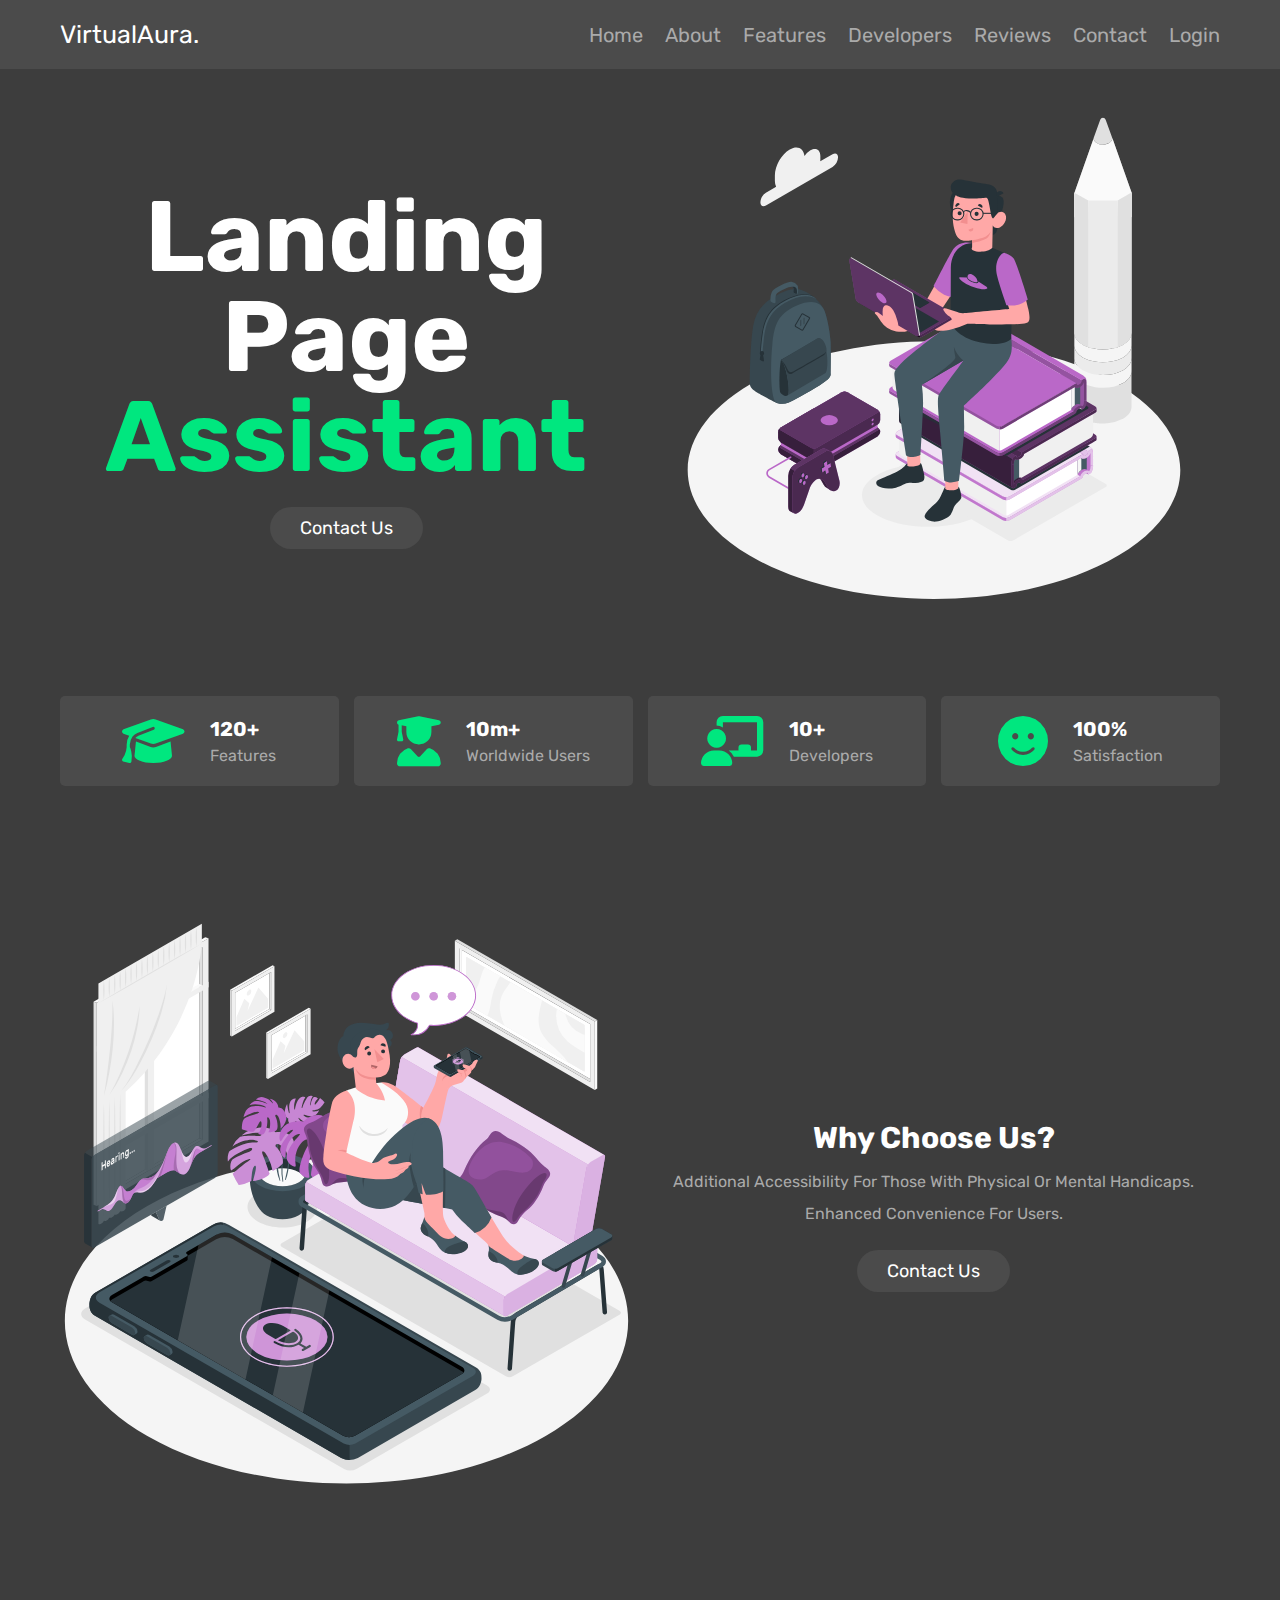
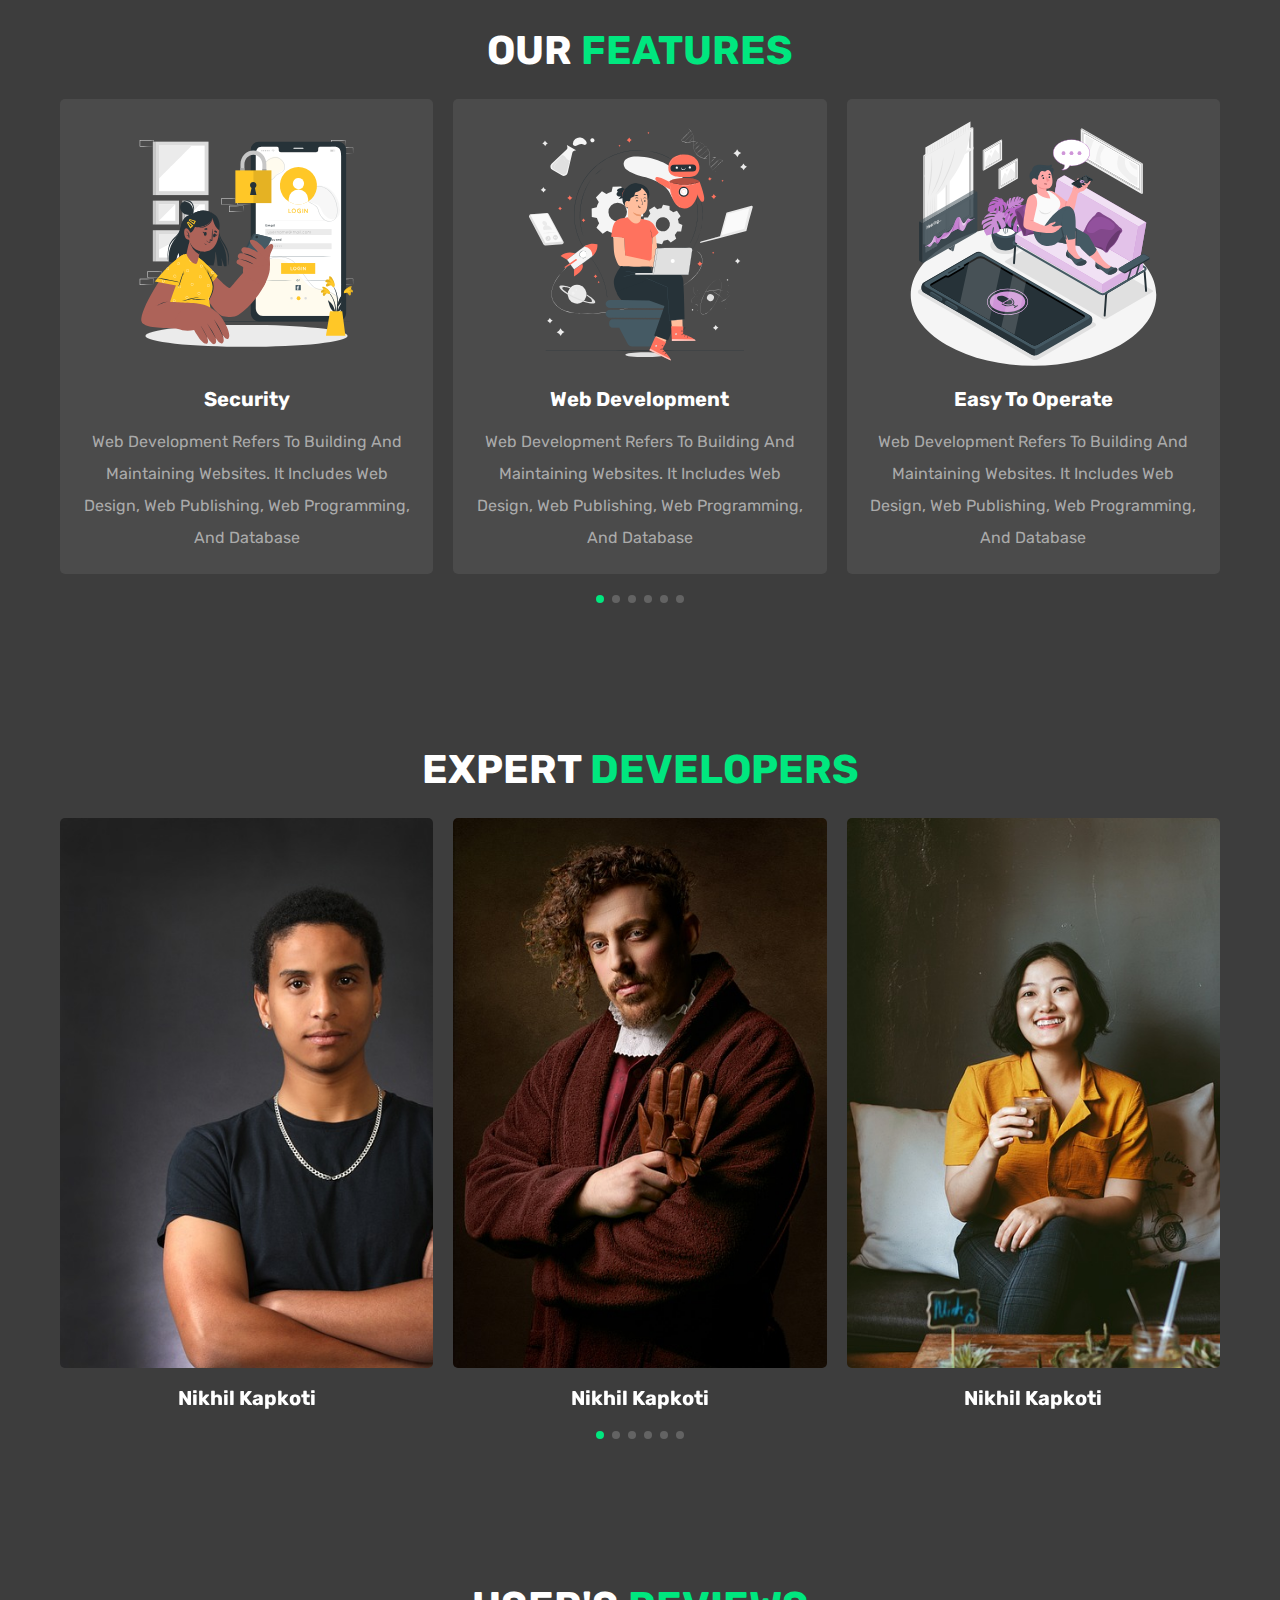
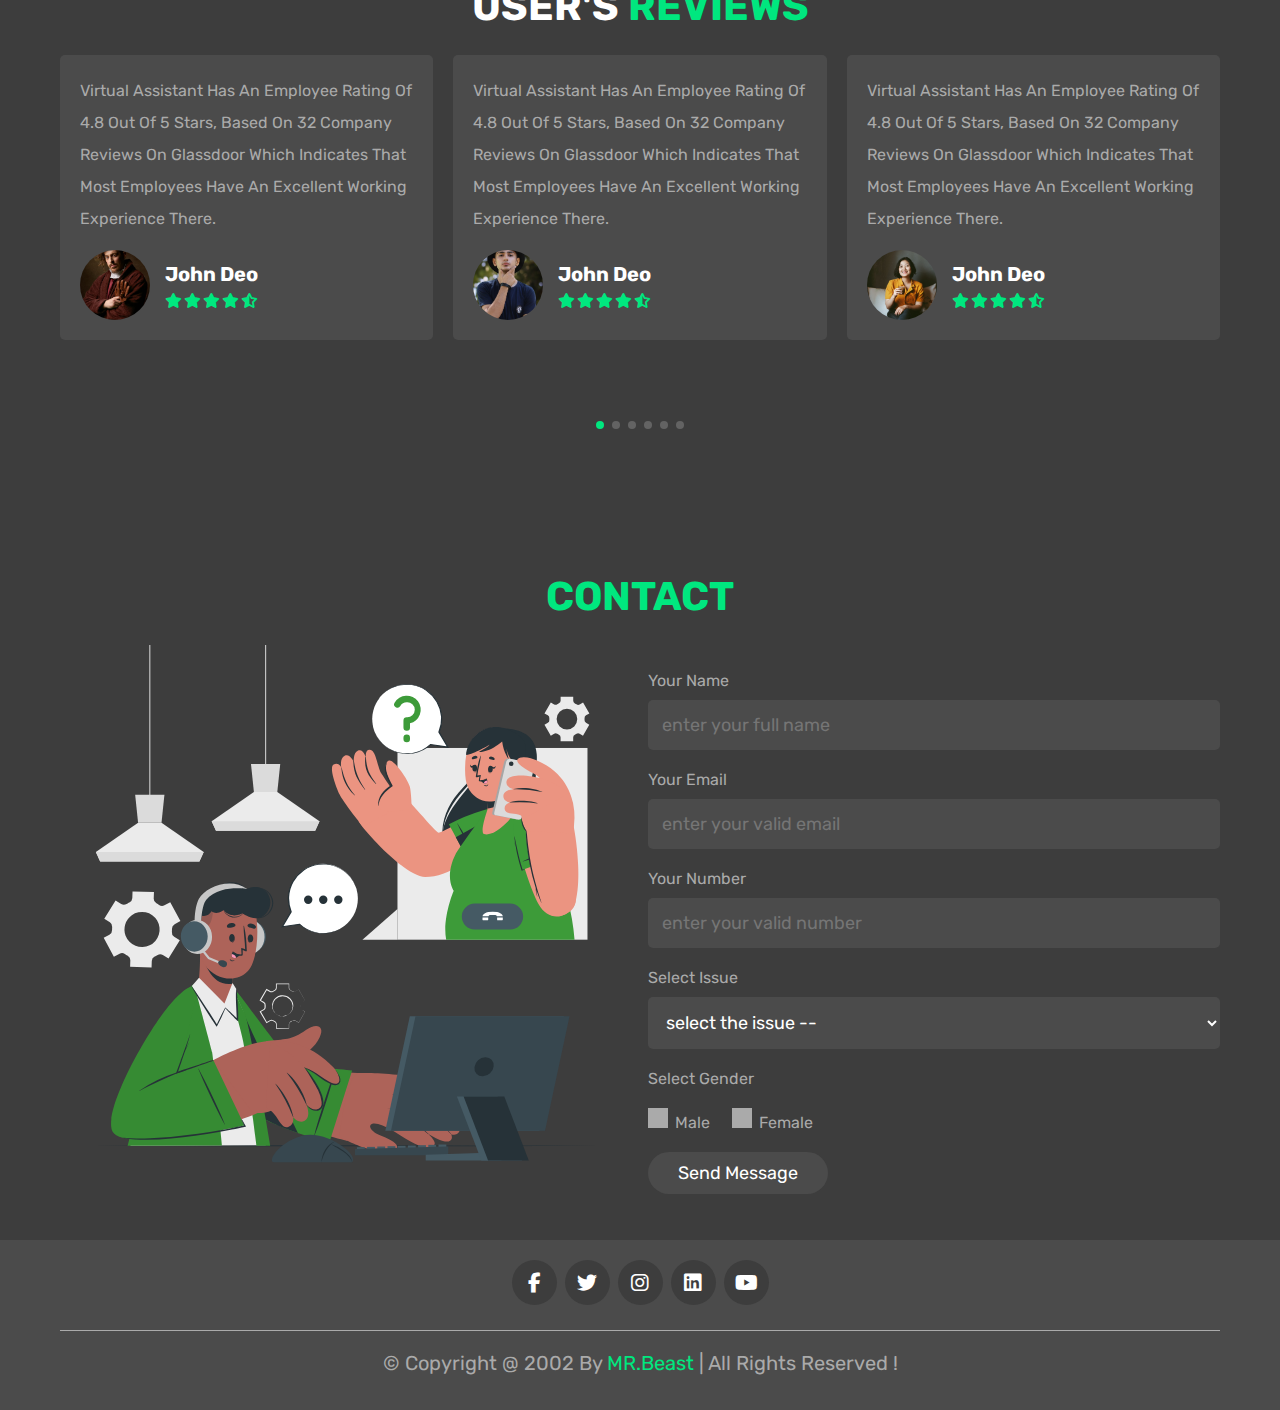
<file: index.html>
<!DOCTYPE html>
<html lang="en">
    <head>
        <meta charset="UTF-8">
        <meta http-equiv="X-UA-compatible" content="IE=edge">
        <meta name="viewport" content="width=device-width, initial-scale=1.0">
        <title> voice assist </title>

        <link  rel="stylesheet"  href="https://cdn.jsdelivr.net/npm/swiper@11/swiper-bundle.min.css"/>

        <link rel="stylesheet" href="https://cdn.jsdelivr.net/npm/swiper@11/swiper-bundle.min.css">

        <link rel="stylesheet" href="https://cdnjs.cloudflare.com/ajax/libs/font-awesome/6.5.2/css/all.min.css">

        <link rel="stylesheet" href="homea.css">

    </head>
    <body>
        <header class="header">
            <section class="flex">
                <a href="#home" class="logo">VirtualAura.</a>
                <nav class="navbar">
                    <a href="#home">home</a>
                    <a href="#about">about</a>
                    <a href="#features">features</a>
                    <a href="#developers">developers</a>
                    <a href="#reviews">reviews</a>
                    <a href="#contact">contact</a>
                    <a href="login.html">Login</a>
                </nav>
                <div id="menu-btn" class="fas fa-bars"></div>
            </section>

        </header>


        <section class="home" id="home">
            <div class="row">
                <div class="content">
                    <h3> Landing Page <span>assistant</span></h3>
                    <a href="#contact" class="btn">contact us</a>
                </div>
                <div class="image">
                    <img src="Nerd-amico.svg" alt="">
                </div>
            </div>
        </section>

        <section class="count">
            <div class="box-container">

                <div class="box">
                    <i class="fas fa-graduation-cap"> </i>
                        <div class="content">
                            <h3>120+</h3>
                            <p>features</p>
                        </div>
                </div>
                
                <div class="box">
                    <i class="fas fa-user-graduate"> </i>
                        <div class="content">
                            <h3>10m+</h3>
                            <p>worldwide users</p>
                        </div>
                </div>

                <div class="box">
                    <i class="fas fa-chalkboard-user"> </i>
                        <div class="content">
                            <h3>10+</h3>
                            <p>developers</p>
                        </div>
                </div>

                <div class="box">
                    <i class="fas fa-face-smile"> </i>
                        <div class="content">
                            <h3>100%</h3>
                            <p>satisfaction</p>
                        </div>
                </div>
            </div>
        </section>


        

        <section class="about" id="about">
            <div class="row">
                <div class="image">
                    <img src="Voice assistant-amico.svg" alt="">
                </div>
                <div class="content">
                    <h3> Why choose us?</h3>
                    <p>Additional accessibility for those with physical or mental handicaps.
                        Enhanced convenience for users.</p>
                        <a href="#contact" class="btn">contact us</a>
                </div>
            </div>
        </section>

        <section class="features" id="features">
            <h1 class="heading">Our <span>features</span></h1>

            <div class="swiper course-slider">

                <div class="swiper-wrapper">

                 <div class="swiper-slide slide">
                    <img src="Login-cuate.svg" alt="">
                    <h3>security</h3>
                    <p>Web development refers to building and maintaining websites. It includes web design, web publishing, web programming, and database</p>
                 </div>   
                 <div class="swiper-slide slide">
                    <img src="Innovation-pana.svg" alt="">
                    <h3>web development</h3>
                    <p>Web development refers to building and maintaining websites. It includes web design, web publishing, web programming, and database</p>
                 </div>   
                 <div class="swiper-slide slide">
                    <img src="Voice assistant-amico.svg" alt="">
                    <h3>Easy to operate</h3>
                    <p>Web development refers to building and maintaining websites. It includes web design, web publishing, web programming, and database</p>
                 </div>   
                 <div class="swiper-slide slide">
                    <img src="Voice assistant-bro.svg" alt="">
                    <h3>fast response</h3>
                    <p>Web development refers to building and maintaining websites. It includes web design, web publishing, web programming, and database</p>
                 </div> 
                 <div class="swiper-slide slide">
                    <img src="Voice assistant-pana.svg" alt="">
                    <h3>operate by voice</h3>
                    <p>Web development refers to building and maintaining websites. It includes web design, web publishing, web programming, and database</p>
                 </div>  
                 <div class="swiper-slide slide">
                    <img src="Voice assistant-rafiki.svg" alt="">
                    <h3>web development</h3>
                    <p>Web development refers to building and maintaining websites. It includes web design, web publishing, web programming, and database</p>
                 </div>      
                </div>
                <div class="swiper-pagination"></div>
            </div>
        </section>


        <section class="developers" id="developers">

            <h1 class="heading">Expert <span>developers</span></h1>

            <div class="swiper developers-slider">

                <div class="swiper-wrapper">

                    <div class="swiper-slide slide">
                        <img src="man-1613566_640.jpg" alt="">
                        <div class="share">
                            <a href="#" class="fab fa-facebook-f"></a>
                            <a href="#" class="fab fa-twitter"></a>
                            <a href="#" class="fab fa-instagram"></a>
                            <a href="#" class="fab fa-linkedin"></a>
                        </div>
                        <h3>Nikhil Kapkoti</h3>
                    </div>
                    <div class="swiper-slide slide">
                        <img src="man-4123268_640.jpg" alt="">
                        <div class="share">
                            <a href="#" class="fab fa-facebook-f"></a>
                            <a href="#" class="fab fa-twitter"></a>
                            <a href="#" class="fab fa-instagram"></a>
                            <a href="#" class="fab fa-linkedin"></a>
                        </div>
                        <h3>Nikhil Kapkoti</h3>
                    </div>
                    <div class="swiper-slide slide">
                        <img src="woman-5775938_640.jpg" alt="">
                        <div class="share">
                            <a href="#" class="fab fa-facebook-f"></a>
                            <a href="#" class="fab fa-twitter"></a>
                            <a href="#" class="fab fa-instagram"></a>
                            <a href="#" class="fab fa-linkedin"></a>
                        </div>
                        <h3>Nikhil Kapkoti</h3>
                    </div>
                    <div class="swiper-slide slide">
                        <img src="woman-4390055_640.jpg" alt="">
                        <div class="share">
                            <a href="#" class="fab fa-facebook-f"></a>
                            <a href="#" class="fab fa-twitter"></a>
                            <a href="#" class="fab fa-instagram"></a>
                            <a href="#" class="fab fa-linkedin"></a>
                        </div>
                        <h3>Nikhil Kapkoti</h3>
                    </div>
                    <div class="swiper-slide slide">
                        <img src="man-5653200_640.jpg" alt="">
                        <div class="share">
                            <a href="#" class="fab fa-facebook-f"></a>
                            <a href="#" class="fab fa-twitter"></a>
                            <a href="#" class="fab fa-instagram"></a>
                            <a href="#" class="fab fa-linkedin"></a>
                        </div>
                        <h3>Nikhil Kapkoti</h3>
                    </div>
                    <div class="swiper-slide slide">
                        <img src="model-5561420_640.jpg" alt="">
                        <div class="share">
                            <a href="#" class="fab fa-facebook-f"></a>
                            <a href="#" class="fab fa-twitter"></a>
                            <a href="#" class="fab fa-instagram"></a>
                            <a href="#" class="fab fa-linkedin"></a>
                        </div>
                        <h3>Nikhil Kapkoti</h3>
                    </div>
                </div>
                <div class="swiper-pagination"></div>

            </div>

        </section>

        <section class="reviews" id="reviews">

            <h1 class="heading"> user's <span>reviews</span></h1>

            <div class="swiper reviews-slider">

                <div class="swiper-wrapper">

                    <div class="swiper-slide slide">
                        <p>Virtual Assistant has an employee rating of 4.8 out of 5 stars, based on 32 company reviews on Glassdoor which indicates that most employees have an excellent working experience there.</p>
                        <div class="user">
                            <img src="man-4123268_640.jpg" alt="">
                            <div class="use-info">
                                <h3>john deo</h3>
                                <div class="stars">
                                <i class="fas fa-star"></i>
                                <i class="fas fa-star"></i>
                                <i class="fas fa-star"></i>
                                <i class="fas fa-star"></i>
                                <i class="fas fa-star-half-alt"></i>
                            </div>
                        </div>
                    </div>
                    </div>
                    <div class="swiper-slide slide">
                        <p>Virtual Assistant has an employee rating of 4.8 out of 5 stars, based on 32 company reviews on Glassdoor which indicates that most employees have an excellent working experience there.</p>
                        <div class="user">
                            <img src="model-5561420_640.jpg" alt="">
                            <div class="use-info">
                                <h3>john deo</h3>
                                <div class="stars">
                                <i class="fas fa-star"></i>
                                <i class="fas fa-star"></i>
                                <i class="fas fa-star"></i>
                                <i class="fas fa-star"></i>
                                <i class="fas fa-star-half-alt"></i>
                            </div>
                        </div>
                    </div>
                    </div>
                    <div class="swiper-slide slide">
                        <p>Virtual Assistant has an employee rating of 4.8 out of 5 stars, based on 32 company reviews on Glassdoor which indicates that most employees have an excellent working experience there.</p>
                        <div class="user">
                            <img src="woman-5775938_640.jpg" alt="">
                            <div class="use-info">
                                <h3>john deo</h3>
                                <div class="stars">
                                <i class="fas fa-star"></i>
                                <i class="fas fa-star"></i>
                                <i class="fas fa-star"></i>
                                <i class="fas fa-star"></i>
                                <i class="fas fa-star-half-alt"></i>
                            </div>
                        </div>
                    </div>
                    </div>
                    <div class="swiper-slide slide">
                        <p>Virtual Assistant has an employee rating of 4.8 out of 5 stars, based on 32 company reviews on Glassdoor which indicates that most employees have an excellent working experience there.</p>
                        <div class="user">
                            <img src="man-1613566_640.jpg" alt="">
                            <div class="use-info">
                                <h3>john deo</h3>
                                <div class="stars">
                                <i class="fas fa-star"></i>
                                <i class="fas fa-star"></i>
                                <i class="fas fa-star"></i>
                                <i class="fas fa-star"></i>
                                <i class="fas fa-star-half-alt"></i>
                            </div>
                        </div>
                    </div>
                    </div>
                    <div class="swiper-slide slide">
                        <p>Virtual Assistant has an employee rating of 4.8 out of 5 stars, based on 32 company reviews on Glassdoor which indicates that most employees have an excellent working experience there.</p>
                        <div class="user">
                            <img src="woman-4390055_640.jpg" alt="">
                            <div class="use-info">
                                <h3>john deo</h3>
                                <div class="stars">
                                <i class="fas fa-star"></i>
                                <i class="fas fa-star"></i>
                                <i class="fas fa-star"></i>
                                <i class="fas fa-star"></i>
                                <i class="fas fa-star-half-alt"></i>
                            </div>
                        </div>
                    </div>
                    </div>
                    <div class="swiper-slide slide">
                        <p>Virtual Assistant has an employee rating of 4.8 out of 5 stars, based on 32 company reviews on Glassdoor which indicates that most employees have an excellent working experience there.</p>
                        <div class="user">
                            <img src="man-1613566_640.jpg" alt="">
                            <div class="use-info">
                                <h3>john deo</h3>
                                <div class="stars">
                                <i class="fas fa-star"></i>
                                <i class="fas fa-star"></i>
                                <i class="fas fa-star"></i>
                                <i class="fas fa-star"></i>
                                <i class="fas fa-star-half-alt"></i>
                            </div>
                        </div>
                    </div>
                    </div>

                </div>

                <div class="swiper-pagination"></div>

            </div>

        </section>
          
        <section class="contact" id="contact">

            <h1 class="heading"><span>contact</span></h1>

            <div class="row">

                <div class="image">
                    <img src="Call center-cuate.svg" alt="">
                </div>
                <form action="" method="post">
                    <span>your name</span>
                    <input type="text" required placeholder="enter your full name" maxlength="50"
                     name="name" class="box">
                    <span>your email</span>
                    <input type="email" required placeholder="enter your valid email" maxlength="50"
                     name="email" class="box">
                    <span>your number</span>
                <input type="number" required placeholder="enter your valid number" max="9999999999" 
                     min="0" name="number" class="box" onkeypress="if(this.value.length == 10) return false;">
                <span>select issue</span>
                <select name="issue" class="box" required>
                    <option value="" disabled selected> select the issue --</option>
                    <option value="network issue">network issue</option>
                    <option value="site issue">site issue</option>
                    <option value="system issue">system issue</option>  
                    <option value="login issue">login issue</option>
                    <option value="recognized issue">recognized issue</option>
                    <option value="data issue">data issue</option>
                    <option value="speed issue">speed issue</option>
                    <option value="connectivity issue">connectivity issue</option>
                </select>
                <span> select gender </span>
                <div class="radio">
                    <input type="radio" name="gender" value="male" id="male">
                    <label for="male">male</label>
                    <input type="radio" name="gender" value="female" id="female">
                    <label for="female">female</label>
                </div>
                <input type="submit" value="send message" class="btn" name="send">
            </form>
            </div>
        </section>



        <footer class="footer">
            <section>
                <div class="share">
                    <a href="#" class="fab fa-facebook-f"></a>
                    <a href="#" class="fab fa-twitter"></a>
                    <a href="#" class="fab fa-instagram"></a>
                    <a href="#" class="fab fa-linkedin"></a>
                    <a href="#" class="fab fa-youtube"></a>
                </div>
                <div class="credit">&copy; copyright @ 2002 by <span>MR.Beast</span> | all rights reserved !</div>
            </section>
        </footer>




<script src="https://cdn.jsdelivr.net/npm/swiper@11/swiper-bundle.min.js"></script>
        <script src="script.js"></script>
    </body>
</html>
</file>
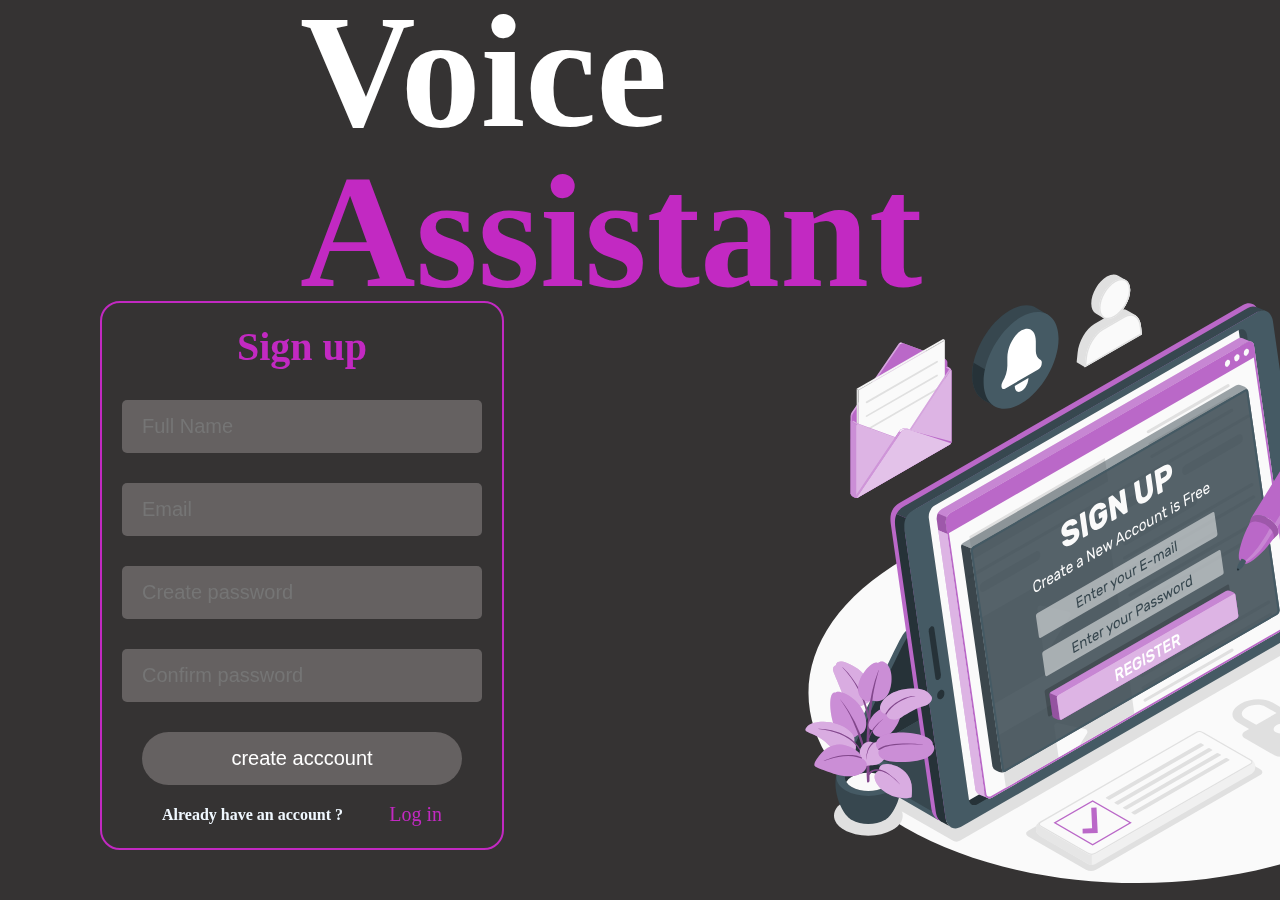
<file: createn.html>
<!DOCTYPE html>
<html>
    <head>
        <title> employees portal </title>
        <link rel="stylesheet" href="creta.css">
    <style>

    </style>
    </head>
    <body>    
        <h3 style=" position: absolute;top:-168px; left:300px;">Voice <span>Assistant</span></h3> 
        
        <div class="Create">
            <h2> Sign up </h2>
            <div class="inputBox">
                <input type="text" placeholder="Full Name">
            </div>
            <div class="inputBox">
                <input type="text" placeholder="Email">
            </div>
            <div class="inputBox">
                <input type="password" placeholder="Create password">
            </div>
            <div class="inputBox">
                <input type="password" placeholder="Confirm password">
            </div>
            <div class="signup">
               <a href="login.html"> <input type="submit" value="create acccount" id="btn"></a>
            </div>
            <div class="group">
               <h4>Already have an account ?</h4> 
                <a href="login.html"> Log in </a>
            </div>
        </div>
        <div class="image">
            <img src="Sign up-amico.svg" alt="">
        </div>
 
        
    </body>
</html>
</file>
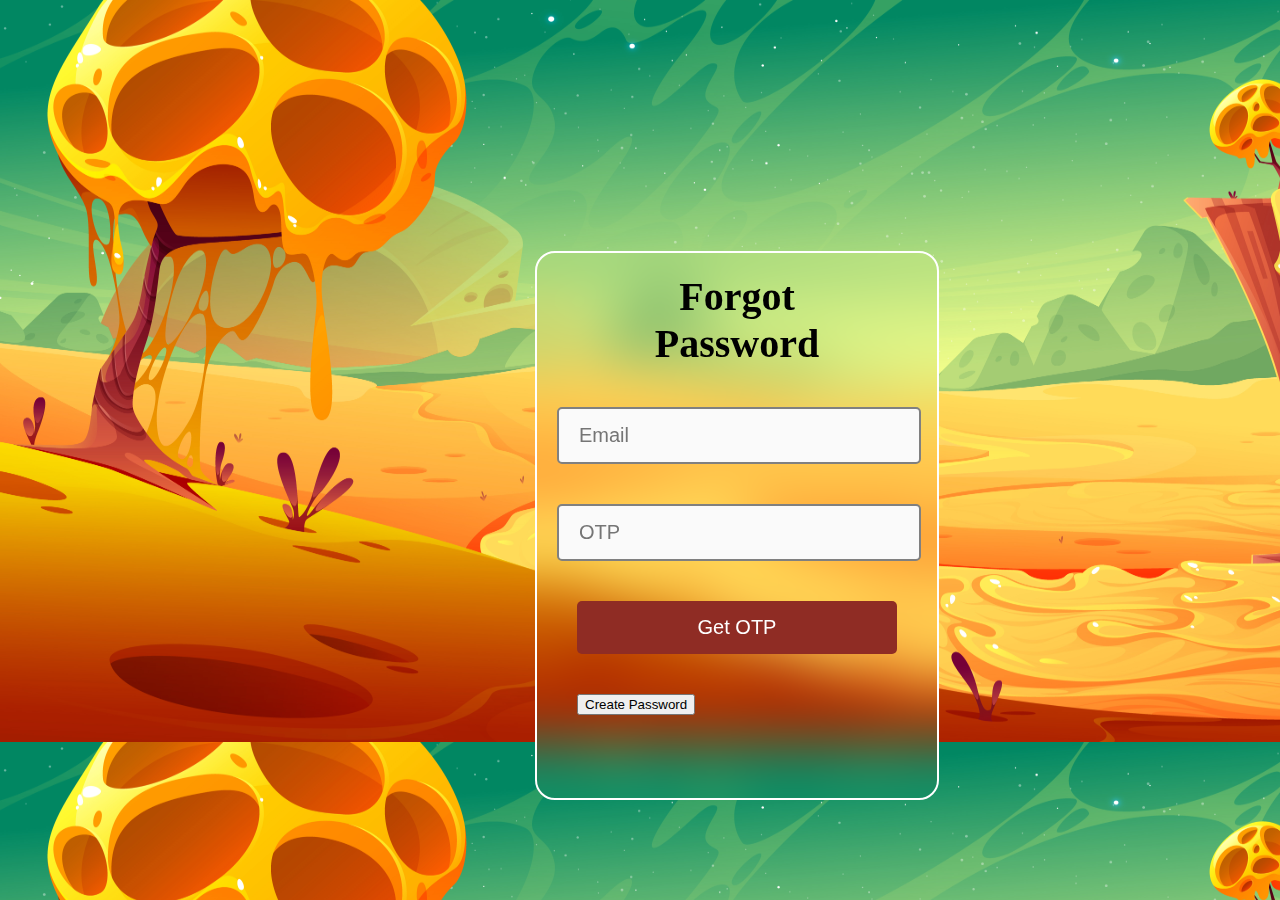
<file: forgot.html>
<!DOCTYPE html>
<html>
    <head>
        <title> employees portal </title>
        <link rel="stylesheet" href="frogt.css">
    <style>

    </style>
    </head>
    <body style="background-image: url(fort.jpg); background-size: 1500px 742px;" >    
        
        <div class="Create">
            <h2> Forgot Password </h2>
            <div class="inputBox">
                <input type="text" placeholder="Email">
            </div>
            <div class="inputBox">
                <input type="text" placeholder="OTP">
            </div>
            <div class="signup">
                <input type="submit" value="Get OTP" id="btn">
            </div>
            <div class="signup">
                <button onclick="window.location.href = 'newpass.html';">Create Password</button>
            </div>
            
            
        </div>
 
        
    </body>
</html>
</file>
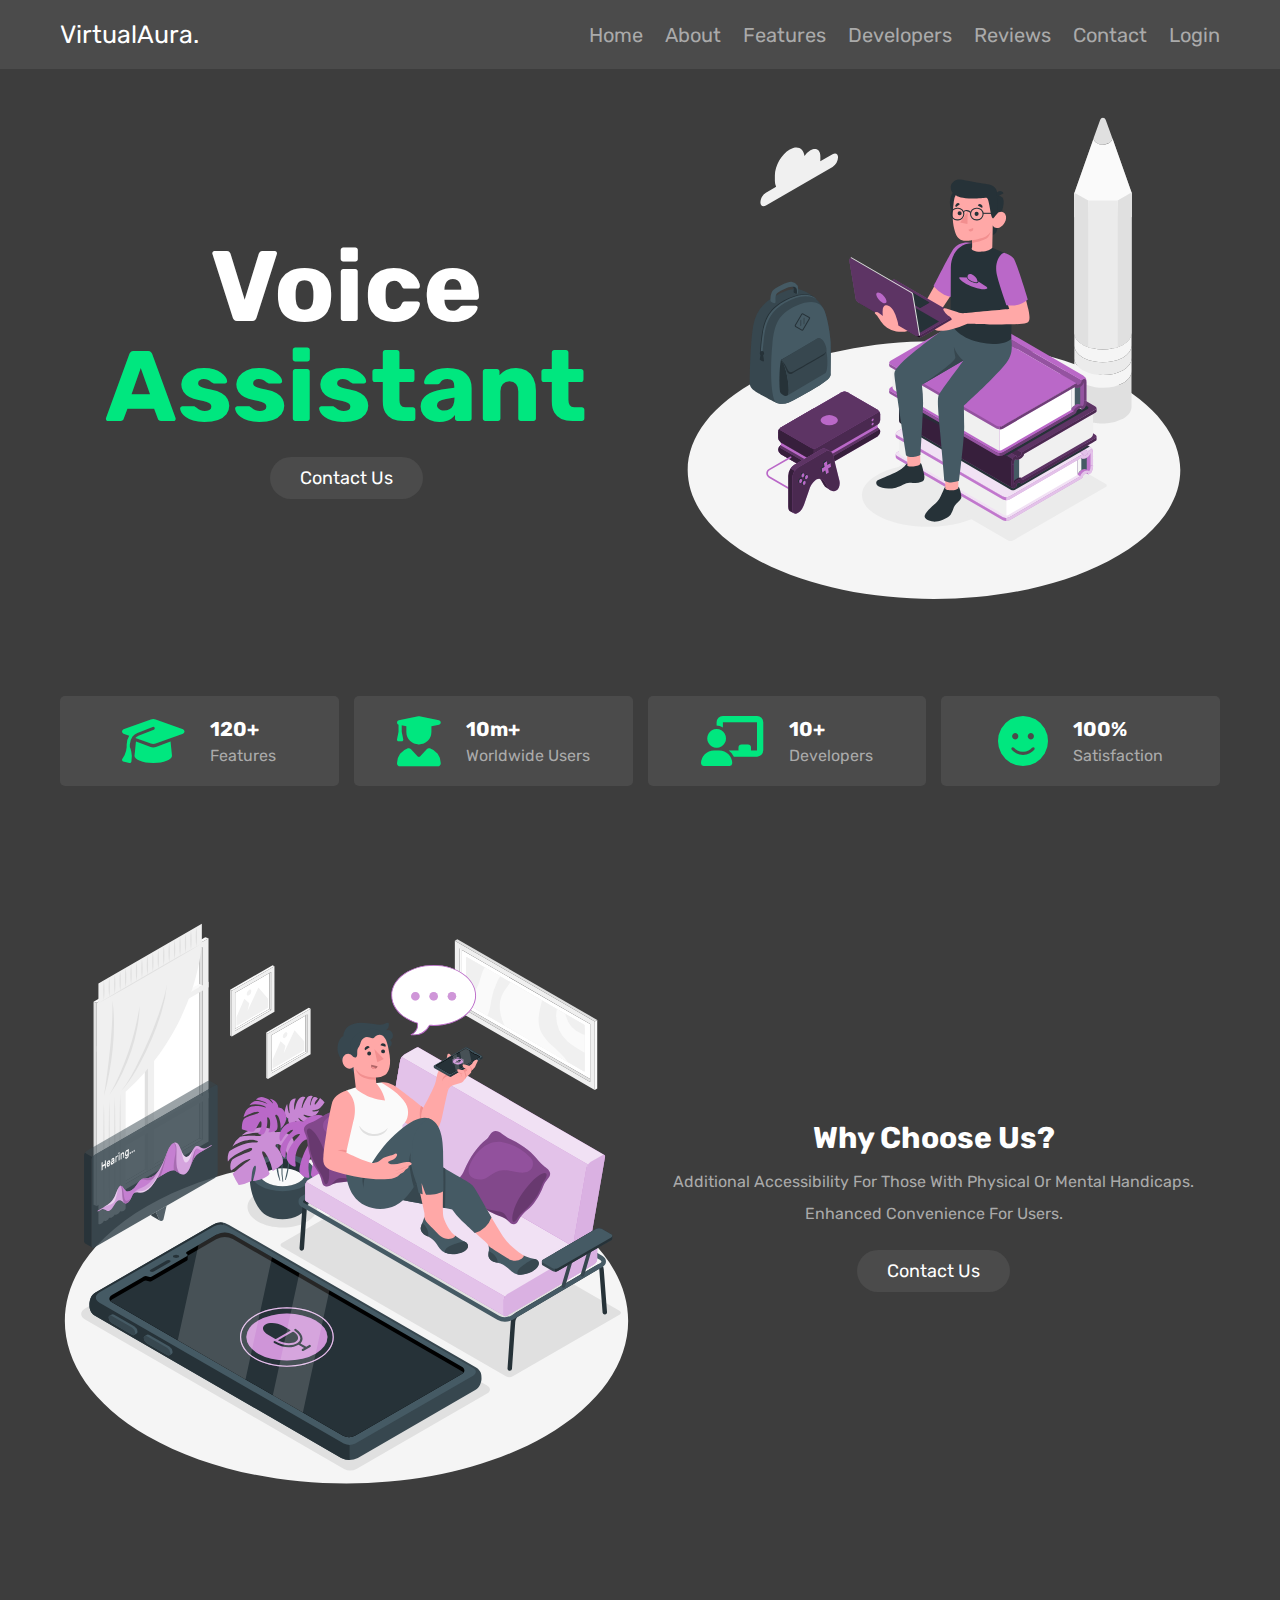
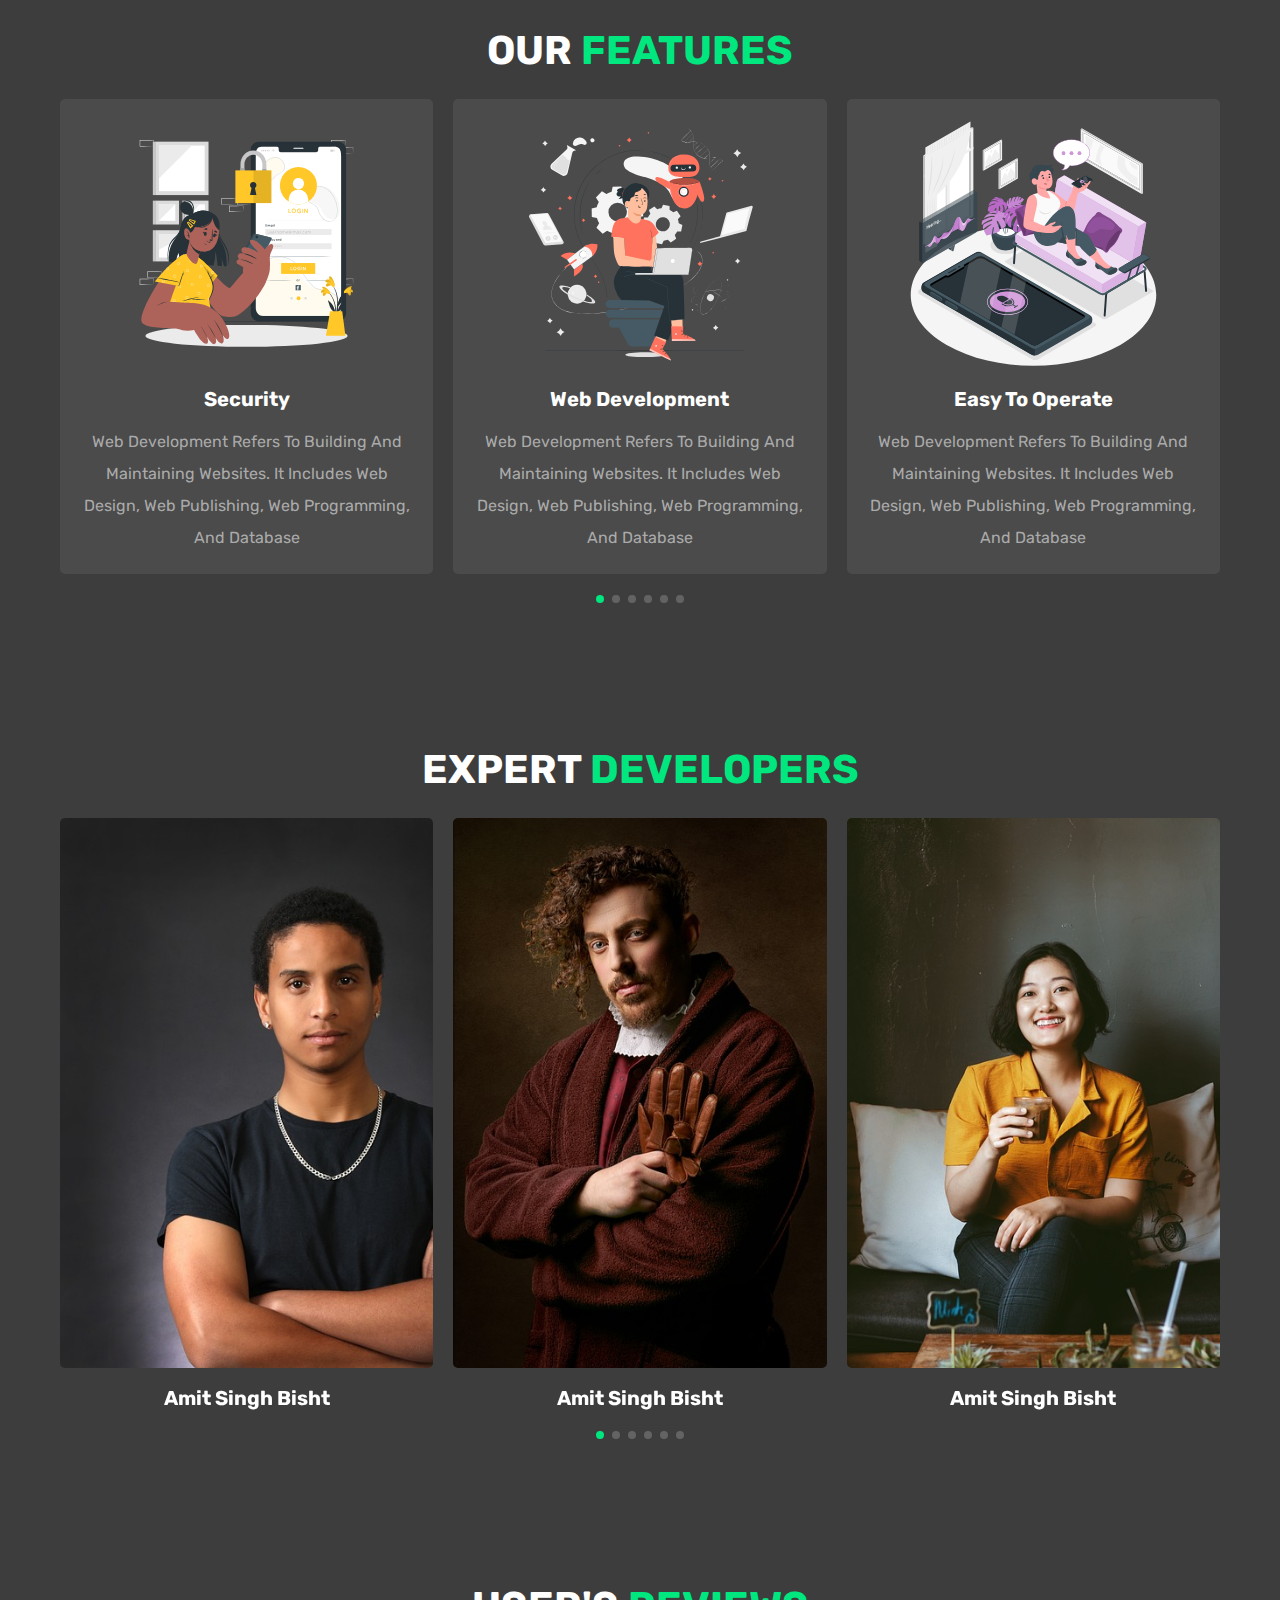
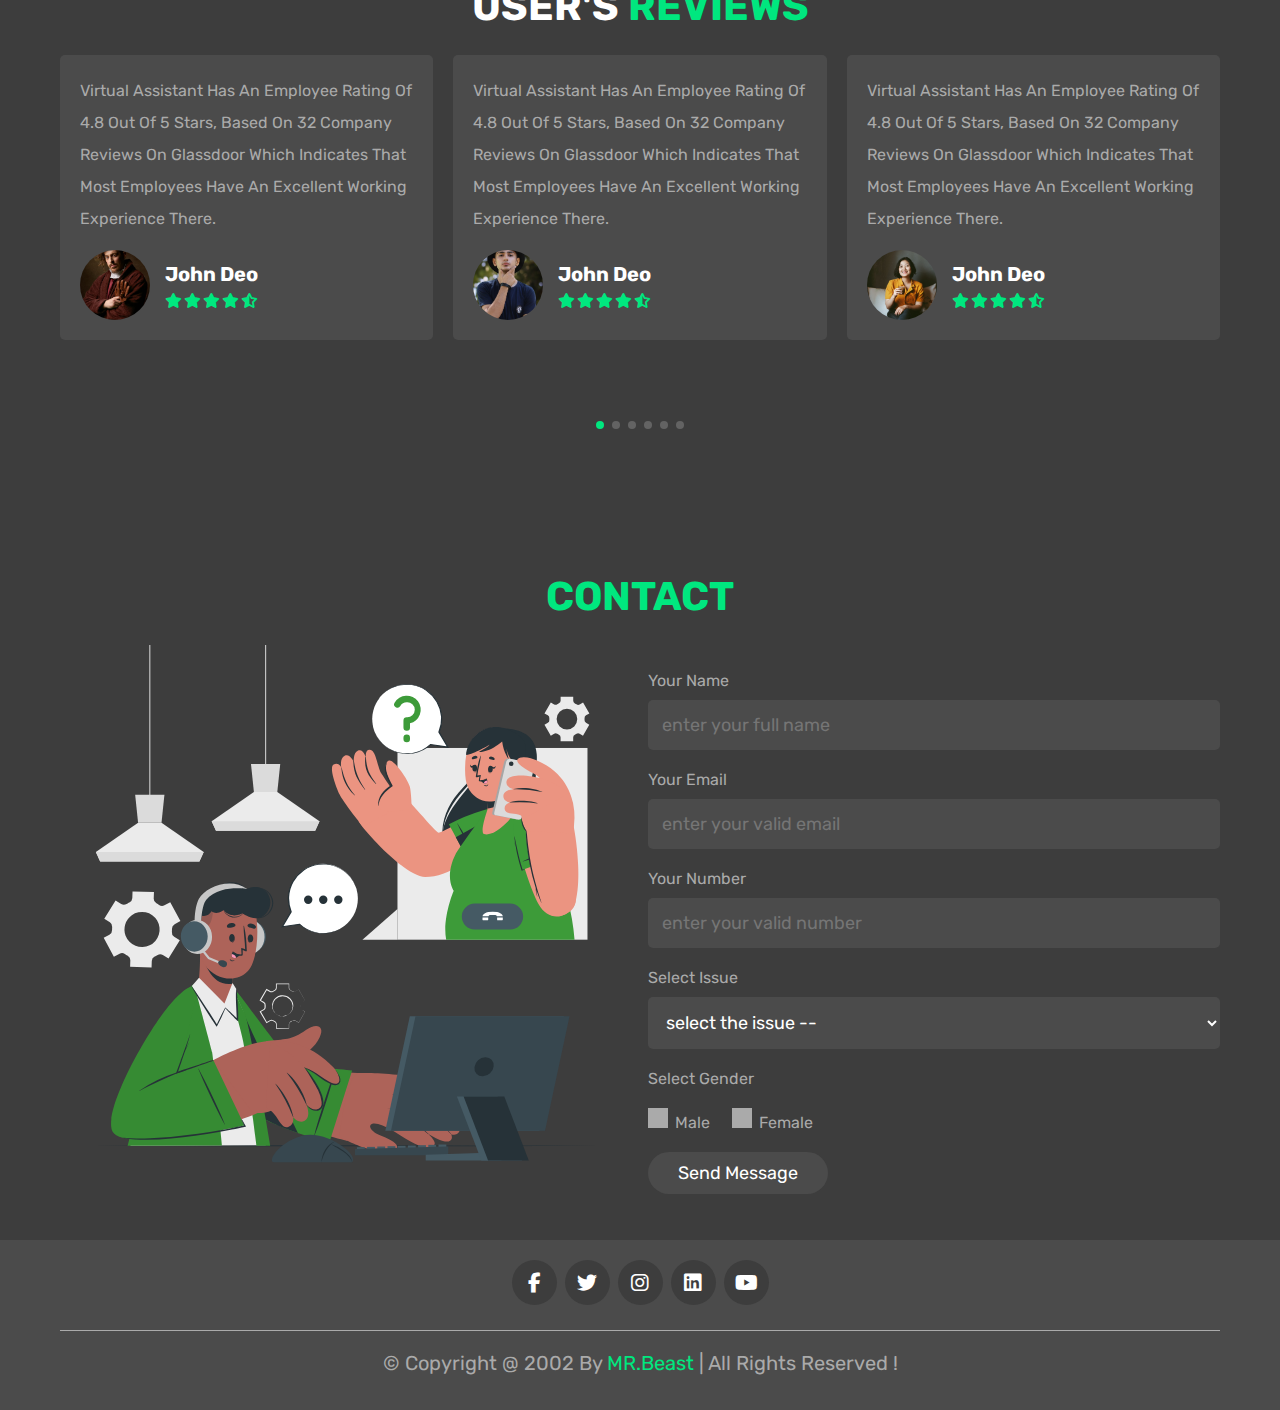
<file: home.html>
<!DOCTYPE html>
<html lang="en">
    <head>
        <meta charset="UTF-8">
        <meta http-equiv="X-UA-compatible" content="IE=edge">
        <meta name="viewport" content="width=device-width, initial-scale=1.0">
        <title> voice assist </title>

        <link  rel="stylesheet"  href="https://cdn.jsdelivr.net/npm/swiper@11/swiper-bundle.min.css"/>

        <link rel="stylesheet" href="https://cdn.jsdelivr.net/npm/swiper@11/swiper-bundle.min.css">

        <link rel="stylesheet" href="https://cdnjs.cloudflare.com/ajax/libs/font-awesome/6.5.2/css/all.min.css">

        <link rel="stylesheet" href="homea.css">

    </head>
    <body>
        <header class="header">
            <section class="flex">
                <a href="#home" class="logo">VirtualAura.</a>
                <nav class="navbar">
                    <a href="#home">home</a>
                    <a href="#about">about</a>
                    <a href="#features">features</a>
                    <a href="#developers">developers</a>
                    <a href="#reviews">reviews</a>
                    <a href="#contact">contact</a>
                    <a href="login.html">Login</a>
                </nav>
                <div id="menu-btn" class="fas fa-bars"></div>
            </section>

        </header>


        <section class="home" id="home">
            <div class="row">
                <div class="content">
                    <h3>voice <span>assistant</span></h3>
                    <a href="#contact" class="btn">contact us</a>
                </div>
                <div class="image">
                    <img src="Nerd-amico.svg" alt="">
                </div>
            </div>
        </section>

        <section class="count">
            <div class="box-container">

                <div class="box">
                    <i class="fas fa-graduation-cap"> </i>
                        <div class="content">
                            <h3>120+</h3>
                            <p>features</p>
                        </div>
                </div>
                
                <div class="box">
                    <i class="fas fa-user-graduate"> </i>
                        <div class="content">
                            <h3>10m+</h3>
                            <p>worldwide users</p>
                        </div>
                </div>

                <div class="box">
                    <i class="fas fa-chalkboard-user"> </i>
                        <div class="content">
                            <h3>10+</h3>
                            <p>developers</p>
                        </div>
                </div>

                <div class="box">
                    <i class="fas fa-face-smile"> </i>
                        <div class="content">
                            <h3>100%</h3>
                            <p>satisfaction</p>
                        </div>
                </div>
            </div>
        </section>


        

        <section class="about" id="about">
            <div class="row">
                <div class="image">
                    <img src="Voice assistant-amico.svg" alt="">
                </div>
                <div class="content">
                    <h3> Why choose us?</h3>
                    <p>Additional accessibility for those with physical or mental handicaps.
                        Enhanced convenience for users.</p>
                        <a href="#contact" class="btn">contact us</a>
                </div>
            </div>
        </section>

        <section class="features" id="features">
            <h1 class="heading">Our <span>features</span></h1>

            <div class="swiper course-slider">

                <div class="swiper-wrapper">

                 <div class="swiper-slide slide">
                    <img src="Login-cuate.svg" alt="">
                    <h3>security</h3>
                    <p>Web development refers to building and maintaining websites. It includes web design, web publishing, web programming, and database</p>
                 </div>   
                 <div class="swiper-slide slide">
                    <img src="Innovation-pana.svg" alt="">
                    <h3>web development</h3>
                    <p>Web development refers to building and maintaining websites. It includes web design, web publishing, web programming, and database</p>
                 </div>   
                 <div class="swiper-slide slide">
                    <img src="Voice assistant-amico.svg" alt="">
                    <h3>Easy to operate</h3>
                    <p>Web development refers to building and maintaining websites. It includes web design, web publishing, web programming, and database</p>
                 </div>   
                 <div class="swiper-slide slide">
                    <img src="Voice assistant-bro.svg" alt="">
                    <h3>fast response</h3>
                    <p>Web development refers to building and maintaining websites. It includes web design, web publishing, web programming, and database</p>
                 </div> 
                 <div class="swiper-slide slide">
                    <img src="Voice assistant-pana.svg" alt="">
                    <h3>operate by voice</h3>
                    <p>Web development refers to building and maintaining websites. It includes web design, web publishing, web programming, and database</p>
                 </div>  
                 <div class="swiper-slide slide">
                    <img src="Voice assistant-rafiki.svg" alt="">
                    <h3>web development</h3>
                    <p>Web development refers to building and maintaining websites. It includes web design, web publishing, web programming, and database</p>
                 </div>      
                </div>
                <div class="swiper-pagination"></div>
            </div>
        </section>


        <section class="developers" id="developers">

            <h1 class="heading">Expert <span>developers</span></h1>

            <div class="swiper developers-slider">

                <div class="swiper-wrapper">

                    <div class="swiper-slide slide">
                        <img src="man-1613566_640.jpg" alt="">
                        <div class="share">
                            <a href="#" class="fab fa-facebook-f"></a>
                            <a href="#" class="fab fa-twitter"></a>
                            <a href="#" class="fab fa-instagram"></a>
                            <a href="#" class="fab fa-linkedin"></a>
                        </div>
                        <h3>Amit Singh Bisht</h3>
                    </div>
                    <div class="swiper-slide slide">
                        <img src="man-4123268_640.jpg" alt="">
                        <div class="share">
                            <a href="#" class="fab fa-facebook-f"></a>
                            <a href="#" class="fab fa-twitter"></a>
                            <a href="#" class="fab fa-instagram"></a>
                            <a href="#" class="fab fa-linkedin"></a>
                        </div>
                        <h3>Amit Singh Bisht</h3>
                    </div>
                    <div class="swiper-slide slide">
                        <img src="woman-5775938_640.jpg" alt="">
                        <div class="share">
                            <a href="#" class="fab fa-facebook-f"></a>
                            <a href="#" class="fab fa-twitter"></a>
                            <a href="#" class="fab fa-instagram"></a>
                            <a href="#" class="fab fa-linkedin"></a>
                        </div>
                        <h3>Amit Singh Bisht</h3>
                    </div>
                    <div class="swiper-slide slide">
                        <img src="woman-4390055_640.jpg" alt="">
                        <div class="share">
                            <a href="#" class="fab fa-facebook-f"></a>
                            <a href="#" class="fab fa-twitter"></a>
                            <a href="#" class="fab fa-instagram"></a>
                            <a href="#" class="fab fa-linkedin"></a>
                        </div>
                        <h3>Amit Singh Bisht</h3>
                    </div>
                    <div class="swiper-slide slide">
                        <img src="man-5653200_640.jpg" alt="">
                        <div class="share">
                            <a href="#" class="fab fa-facebook-f"></a>
                            <a href="#" class="fab fa-twitter"></a>
                            <a href="#" class="fab fa-instagram"></a>
                            <a href="#" class="fab fa-linkedin"></a>
                        </div>
                        <h3>Amit Singh Bisht</h3>
                    </div>
                    <div class="swiper-slide slide">
                        <img src="model-5561420_640.jpg" alt="">
                        <div class="share">
                            <a href="#" class="fab fa-facebook-f"></a>
                            <a href="#" class="fab fa-twitter"></a>
                            <a href="#" class="fab fa-instagram"></a>
                            <a href="#" class="fab fa-linkedin"></a>
                        </div>
                        <h3>Amit Singh Bisht</h3>
                    </div>
                </div>
                <div class="swiper-pagination"></div>

            </div>

        </section>

        <section class="reviews" id="reviews">

            <h1 class="heading"> user's <span>reviews</span></h1>

            <div class="swiper reviews-slider">

                <div class="swiper-wrapper">

                    <div class="swiper-slide slide">
                        <p>Virtual Assistant has an employee rating of 4.8 out of 5 stars, based on 32 company reviews on Glassdoor which indicates that most employees have an excellent working experience there.</p>
                        <div class="user">
                            <img src="man-4123268_640.jpg" alt="">
                            <div class="use-info">
                                <h3>john deo</h3>
                                <div class="stars">
                                <i class="fas fa-star"></i>
                                <i class="fas fa-star"></i>
                                <i class="fas fa-star"></i>
                                <i class="fas fa-star"></i>
                                <i class="fas fa-star-half-alt"></i>
                            </div>
                        </div>
                    </div>
                    </div>
                    <div class="swiper-slide slide">
                        <p>Virtual Assistant has an employee rating of 4.8 out of 5 stars, based on 32 company reviews on Glassdoor which indicates that most employees have an excellent working experience there.</p>
                        <div class="user">
                            <img src="model-5561420_640.jpg" alt="">
                            <div class="use-info">
                                <h3>john deo</h3>
                                <div class="stars">
                                <i class="fas fa-star"></i>
                                <i class="fas fa-star"></i>
                                <i class="fas fa-star"></i>
                                <i class="fas fa-star"></i>
                                <i class="fas fa-star-half-alt"></i>
                            </div>
                        </div>
                    </div>
                    </div>
                    <div class="swiper-slide slide">
                        <p>Virtual Assistant has an employee rating of 4.8 out of 5 stars, based on 32 company reviews on Glassdoor which indicates that most employees have an excellent working experience there.</p>
                        <div class="user">
                            <img src="woman-5775938_640.jpg" alt="">
                            <div class="use-info">
                                <h3>john deo</h3>
                                <div class="stars">
                                <i class="fas fa-star"></i>
                                <i class="fas fa-star"></i>
                                <i class="fas fa-star"></i>
                                <i class="fas fa-star"></i>
                                <i class="fas fa-star-half-alt"></i>
                            </div>
                        </div>
                    </div>
                    </div>
                    <div class="swiper-slide slide">
                        <p>Virtual Assistant has an employee rating of 4.8 out of 5 stars, based on 32 company reviews on Glassdoor which indicates that most employees have an excellent working experience there.</p>
                        <div class="user">
                            <img src="man-1613566_640.jpg" alt="">
                            <div class="use-info">
                                <h3>john deo</h3>
                                <div class="stars">
                                <i class="fas fa-star"></i>
                                <i class="fas fa-star"></i>
                                <i class="fas fa-star"></i>
                                <i class="fas fa-star"></i>
                                <i class="fas fa-star-half-alt"></i>
                            </div>
                        </div>
                    </div>
                    </div>
                    <div class="swiper-slide slide">
                        <p>Virtual Assistant has an employee rating of 4.8 out of 5 stars, based on 32 company reviews on Glassdoor which indicates that most employees have an excellent working experience there.</p>
                        <div class="user">
                            <img src="woman-4390055_640.jpg" alt="">
                            <div class="use-info">
                                <h3>john deo</h3>
                                <div class="stars">
                                <i class="fas fa-star"></i>
                                <i class="fas fa-star"></i>
                                <i class="fas fa-star"></i>
                                <i class="fas fa-star"></i>
                                <i class="fas fa-star-half-alt"></i>
                            </div>
                        </div>
                    </div>
                    </div>
                    <div class="swiper-slide slide">
                        <p>Virtual Assistant has an employee rating of 4.8 out of 5 stars, based on 32 company reviews on Glassdoor which indicates that most employees have an excellent working experience there.</p>
                        <div class="user">
                            <img src="man-1613566_640.jpg" alt="">
                            <div class="use-info">
                                <h3>john deo</h3>
                                <div class="stars">
                                <i class="fas fa-star"></i>
                                <i class="fas fa-star"></i>
                                <i class="fas fa-star"></i>
                                <i class="fas fa-star"></i>
                                <i class="fas fa-star-half-alt"></i>
                            </div>
                        </div>
                    </div>
                    </div>

                </div>

                <div class="swiper-pagination"></div>

            </div>

        </section>
          
        <section class="contact" id="contact">

            <h1 class="heading"><span>contact</span></h1>

            <div class="row">

                <div class="image">
                    <img src="Call center-cuate.svg" alt="">
                </div>
                <form action="" method="post">
                    <span>your name</span>
                    <input type="text" required placeholder="enter your full name" maxlength="50"
                     name="name" class="box">
                    <span>your email</span>
                    <input type="email" required placeholder="enter your valid email" maxlength="50"
                     name="email" class="box">
                    <span>your number</span>
                <input type="number" required placeholder="enter your valid number" max="9999999999" 
                     min="0" name="number" class="box" onkeypress="if(this.value.length == 10) return false;">
                <span>select issue</span>
                <select name="issue" class="box" required>
                    <option value="" disabled selected> select the issue --</option>
                    <option value="network issue">network issue</option>
                    <option value="site issue">site issue</option>
                    <option value="system issue">system issue</option>  
                    <option value="login issue">login issue</option>
                    <option value="recognized issue">recognized issue</option>
                    <option value="data issue">data issue</option>
                    <option value="speed issue">speed issue</option>
                    <option value="connectivity issue">connectivity issue</option>
                </select>
                <span> select gender </span>
                <div class="radio">
                    <input type="radio" name="gender" value="male" id="male">
                    <label for="male">male</label>
                    <input type="radio" name="gender" value="female" id="female">
                    <label for="female">female</label>
                </div>
                <input type="submit" value="send message" class="btn" name="send">
            </form>
            </div>
        </section>



        <footer class="footer">
            <section>
                <div class="share">
                    <a href="#" class="fab fa-facebook-f"></a>
                    <a href="#" class="fab fa-twitter"></a>
                    <a href="#" class="fab fa-instagram"></a>
                    <a href="#" class="fab fa-linkedin"></a>
                    <a href="#" class="fab fa-youtube"></a>
                </div>
                <div class="credit">&copy; copyright @ 2002 by <span>MR.Beast</span> | all rights reserved !</div>
            </section>
        </footer>




<script src="https://cdn.jsdelivr.net/npm/swiper@11/swiper-bundle.min.js"></script>
        <script src="script.js"></script>
    </body>
</html>
</file>
<file: homea.css>
@import url('https://fonts.googleapis.com/css2?family=Reddit+Mono:wght@200..900&family=Rubik:ital,wght@0,300..900;1,300..900&display=swap');

:root{
    --green:#00E77F;
    --white:#ffff;
    --light-white:#aaa;
    --black:#3d3d3d;
    --light-bg:#4b4b4b;
}
*{
    font-family: 'Rubik', sans-serif;
    margin: 0; padding: 0;
    box-sizing: border-box;
    outline: none ; border: none;
    text-decoration: none;
    transition:  .2s linear;
    text-transform: capitalize;
}
::selection{
    background-color: var(--white);
    color:var(--black);
}
html{
    font-size: 62.5%;
    overflow-x: hidden;
    scroll-behavior: smooth;
    scroll-padding-top: 8rem;
}
::-webkit-scrollbar{
    height: .5rem;
    width: 1rem;
}
::-webkit-scrollbar-track{
    background-color: transparent;
}
::-webkit-scrollbar-thumb{
    background-color: var(--green);
    border-radius: 5rem;
}
body{
    background-color: var(--black);
}
section{
    max-width: 1200px;
    margin: 0 auto;
    padding: 2rem;
}

.btn{
    display: inline-block;
    margin-top: 1rem;
    border-radius: 5rem;
    background-color: var(--light-bg);
    cursor: pointer;
    color: var(--white);
    font-size: 1.8rem;
    padding: 1rem 3rem;
}

.btn:hover{
    background-color: var(--white);
    color: var(--black);
}

.heading{
    margin-top: 8%;
    margin-bottom: 2.5rem;
    text-align: center;
    font-size: 4rem;
    color: var(--white);
   text-transform: uppercase;
}

.heading span{
    color: var(--green);
    text-transform: uppercase;
}

.header{
    position: fixed;
    top:0; left:0; right:0;
    z-index: 1000;
    background-color: var(--light-bg);
}
.header .flex{
    position: relative;
    display: flex;
    align-items: center;
    justify-content: space-between;
}
.header .flex .logo{
    font-size: 2.5rem;
    color: var(--white);
}
.header .flex .navbar a{
    margin-left: 2rem;
    color: var(--light-white);
    font-size: 2rem;
}
.header .flex .navbar a:hover{
    color:var(--green);
}
#menu-btn{
    cursor: pointer;
    color: var(--white);
    font-size: 2.5rem;
    display: none;
}

.home{
    margin-top: 6rem;
}

.home .row{
    display: flex;
    align-items: center;
    flex-wrap: wrap-reverse;
    gap: 1.5rem;
}

.home .row .content{
    flex: 1 1 40rem;
    text-align: center;
}

.home .row .image{
    flex: 1 1 40rem;
    
}

.home .row .image img{
    width: 100%;
    
}

.home .row .content h3{
    margin-bottom: 1rem;
    font-size: 10rem;
    color: var(--white);
    line-height: 1;
}

.home .row .content h3 span{
    color: var(--green);
}

.count .box-container{
    display: grid;
    grid-template-columns: repeat(auto-fit, minmax(27rem, 1fr));
    gap:1.5rem;
    align-items: flex-start;

}

.count .box-container .box{
    background-color: var(--light-bg);
    border-radius: .5rem;
    padding: 2rem;
    display: flex;
    align-items: center;
    justify-content: center;
    gap: 2.5rem;
}

.count .box-container .box i{
    font-size: 5rem;
    color: var(--green);
}

.count .box-container .box .content h3{
    font-size: 2rem;
    color: var(--white);
    margin-bottom: 0.5rem;
}

.count .box-container .box .content p{
    font-size: 1.6rem;
    color: var(--light-white);
}


.about .row{
    margin-top: 8%;
    display: flex;
    align-items: center;
    gap: 1.5rem;
    flex-wrap: wrap;
}

.about .row .image{
    flex:1 1 40rem;
}

.about .row .image img{
    width: 100%;
}

.about .row .content{
    text-align: center;
    flex:1 1 40rem;
}

.about .row .content h3{
    font-size: 3rem;
    color: var(--white);
}

.about .row .content p{
    padding: 1rem 0;
    line-height: 2;
    font-size: 1.6rem;
    color: var(--light-white);
}

.features .slide{
    background-color: var(--light-bg);
    border-radius: .5rem;
    text-align: center;
    padding: 2rem;
    margin-bottom: 4rem;
    user-select: none;
}

.features .slide img{
    height: 25rem;
    width: 100%;
}

.features .slide h3{
    margin: 1.5rem 0;
    font-size: 2rem;
    color: var(--white);
}

.features .slide p{
    line-height: 2;
    font-size: 1.6rem;
    color: var(--light-white);
}

.swiper-pagination-bullet{
    background-color: var(--white);
}

.swiper-pagination-bullet-active{
    background-color: var(--green);
}

.developers .slide{
    position: relative;
    width: 40rem;
    overflow: hidden;
    margin-bottom: 4rem;
    user-select: none;
}

.developers .slide img{
    height: 55rem;
    width: 100%;
    object-fit: cover;
    border-radius: .5rem;
}

.developers .slide h3{
    margin-top: 1.5rem;
    font-size: 2rem;
    text-align: center;
    color: var(--white);
}

.developers .slide .share{
    position: absolute;
    top: 1rem; left: -10rem;
}

.developers .slide:hover .share{
    left: 2rem;
}

.developers .slide .share a{
    display: block;
    margin-top: 1rem;
    height: 4.5rem;
    width: 4.5rem;
    line-height: 4.5rem;
    border-radius: .5rem;
    background-color: var(--white);
    color: var(--black);
    text-align: center;
    font-size: 2rem;
}

.developers .slide .share a:hover{
    background-color: var(--green);
    color: var(--white);
}

.reviews-slider .slide{
   
    border-radius: .5rem;
    background-color: var(--light-bg);
    padding: 2rem;
    margin-bottom: 10rem;
    user-select: none;
}

.reviews-slider .slide p{
    line-height: 2;
    font-size: 1.6rem;
    color: var(--light-white);
}

.reviews-slider .slide .user{
    display: flex;
    align-items: center;
    gap: 1.5rem;
    margin-top: 1.5rem;
}

.reviews-slider .slide .user img{
    height: 7rem;
    width: 7rem;
    border-radius: 50%;
    object-fit: cover;
}

.reviews-slider .slide .user h3{
    font-size: 2rem;
    color: var(--white);
    margin-bottom: .7rem;
}

.reviews-slider .slide .user .stars i{
    font-size: 1.5rem;
    color: var(--green);
}

.contact .row{
    display: flex;
    align-items: center;
    flex-wrap: wrap;
    gap: 1.5rem;
}

.contact .row .image{
    flex: 1 1 40rem;
}

.contact .row .image img{
    width: 100%;
}
.contact .row form{

    flex: 1 1 40rem;
}
.contact .row form .box{
    width: 100%;
    margin-top: 1rem;
    margin-bottom: 2rem;
    border-radius: .5rem;
    background-color: var(--light-bg);
    font-size: 1.8rem;
    color: var(--white);
    padding: 1.4rem;
    text-transform: none;
    
}

.contact .row form span{
    font-size: 1.6rem;
    color: var(--light-white);
}

.contact .row form .radio{
    margin-top: 2rem;
    margin-bottom: 1rem;
}

.contact .row form .radio label{
    font-size: 1.6rem;
    color: var(--light-white);
    margin-left: .5rem;
    cursor: pointer;
}

.contact .row form .radio #female{
    margin-left: 2rem;
}

.contact .row form .radio input{
    appearance: none;
    height: 2rem;
    width: 2rem;
    background-color: var(--light-white);
    cursor: pointer;
}

.contact .row form .radio input:checked{
    background-color: var(--green);
    border-radius: 5rem;
}

.contact .row form .radio #male:checked ~ label[for="male"]{
    color: var(--green);
}

.contact .row form .radio #female:checked ~ label[for="female"]{
    color: var(--green);
}

.footer{
    background-color: var(--light-bg);
    text-align: center;
}

.footer .share a{
    margin: 0 .3rem;
    height: 4.5rem;
    width: 4.5rem;
    line-height: 4.5rem;
    border-radius: 50%;
    font-size: 2rem;
    color: var(--white);
    background-color: var(--black);
}

.footer .share a:hover{
    background-color: var(--green);
}

.footer .credit{
    margin-top: 2.5rem;
    padding: 1.5rem;
    padding-top: 2rem;
    border-top: .1rem solid var(--light-white);
    font-size: 2rem;
    color: var(--light-white);

}

.footer .credit span{
    color: var(--green);
}




@media (max-width:991px){

    html{
        font-size: 55%;
    }

    .home .row .content h3{
        font-size: 8rem;
    }
}

@media (max-width:768px){

   #menu-btn{
        display: inline-block;
    }

    #menu-btn.fa-times{
        transform: rotate(180deg);
    }
   
    .header .flex .navbar{
        position: absolute;
        top:99%; left:0; right:0;
        border-top: .1rem solid var(--light-white);
        border-bottom: .1rem solid var(--light-white);
        background-color: var(--light-bg);
        clip-path: polygon(0 0, 100% 0, 100% 0, 0 0);
    }

    .header .flex .navbar.active{
        clip-path: polygon(0 0, 100% 0, 100% 100%, 0 100%);
    }
    
    .header .flex .navbar a{
        display: block;
        margin: 2rem;
    }

    .home .row .content h3{
        font-size: 6rem;
    }

}

@media (max-width:450px){

    html{
        font-size: 50%;
    }

    .home .row .content h3{
        font-size: 5rem;
    }

    .heading{
        font-size: 3rem;
    }
}
</file>
<file: creta.css>
body{
  background-color: rgb(53, 51, 51);
}
h3{
  
  font-size: 10rem;
  color: white;
  line-height: 1;
}

 h3 span{
  color: rgb(194, 41, 194);
}
.Create{
    position: absolute;bottom:50px; left:100px;
  padding: 60px;
  background-color:(255,255,255,0.25);
  backdrop-filter: blur(28px);
  border: 2px solid rgb(194, 41, 194);
  border-bottom: 1px solid (255,255,255,0.5);
  border-right: 1px solid (255,255,255,0.5) ;
  border-radius: 20px;
  height: 425px;
  width: 280px;
  display: flex;
  flex-direction: column;
  gap: 0px;
  box-shadow: 0px 25px 50px (0,0,0,0.1);
  }
  
  .Create h2{
    position: relative;
    width: 100%;
    font-size: 2.5em;
    font-weight: 600;
    text-align: center;
    color: rgb(194, 41, 194);
    margin-top: -40px;
    margin-bottom: 0px;
  }
  .Create .inputBox{
    position:relative;
    margin-left:-40px;  
  
  }
  .Create .signup{
    position:relative;
    margin-left:-40px;  
  right: -20px;
  }
  .Create .inputBox input{
    position: relative;
    width: 100%;
    padding: 15px 20px;
    outline: none;
    font-size: 1.25em;
    color: rgb(255, 255, 255);
    border-radius: 5px;
    background-color:#656161;
    border: solid gray 0px;
    margin-top: 30px;
  }
  .Create .signup input{
    position: relative;
    width: 100%;
    padding: 15px 20px;
    outline: none;
    font-size: 1.25em;
    color: rgb(255, 255, 255);
    border-radius: 5px;
    background-color: #656161;
    border: solid gray 0px;
    margin-top: 30px;
  }
  .Create .inputBox::placeholder{
    color: azure;
  }
  .Create .signup #btn{
    position: relative;
    border-radius: 5rem;
    outline: none;
  background: #656161;
  color: #ffff;
    cursor: pointer;
    font-size: 1.25em;
    font-weight: 500;
    transition: 0.55;
  }
  .Create .signup #btn:hover{
    background: #e9eeec;
    color: black;
  }
  .image{
    position: absolute;bottom: 0px; left: 800px;
    flex: 1 1 40rem;
  }
   .image img{
    width: 225%;
  }
  .Create .group{
    display: flex;
    justify-content: space-between;
  }
  .Create .group h4{
    color: aliceblue;
  }
 
  .Create .group a{
    font-size: 1.25em;
    margin-top: 18px;
    color:  rgb(194, 41, 194);
    font-weight: 500;
    text-decoration: none;
  }
</file>
<file: frogt.css>
.Create{
    position: absolute;bottom:100px; left:535px;
  padding: 60px;
  background-color:(255,255,255,0.25);
  backdrop-filter: blur(28px);
  border: 2px solid white;
  border-bottom: 1px solid (255,255,255,0.5);
  border-right: 1px solid (255,255,255,0.5) ;
  border-radius: 20px;
  height: 425px;
  width: 280px;
  display: flex;
  flex-direction: column;
  gap: 40px;
  box-shadow: 0px 25px 50px (0,0,0,0.1);
  }
  
  .Create h2{
    position: relative;
    width: 100%;
    font-size: 2.5em;
    font-weight: 600;
    text-align: center;
    color: black;
    margin-top: -40px;
    margin-bottom: 0px;
  }
  .Create .inputBox{
    position:relative;
    margin-left:-40px;  
  
  }
  .Create .signup{
    position:relative;
    margin-left:-40px;  
  right: -20px;
  }
  .Create .inputBox input{
    position: relative;
    width: 100%;
    padding: 15px 20px;
    outline: none;
    font-size: 1.25em;
    color: crimson;
    border-radius: 5px;
    background-color: #fafafa;
    border: solid gray 2px;
    margin-top: 0px;
  }
  .Create .signup input{
    position: relative;
    width: 100%;
    padding: 15px 20px;
    outline: none;
    font-size: 1.25em;
    color: crimson;
    border-radius: 5px;
    background-color: #fafafa;
    border: solid gray 2px;
    margin-top: 0px;
  }
  .Create .inputBox::placeholder{
    color: azure;
  }
  .Create .signup #btn{
    position: relative;
    border: none;
    outline: none;
    background: #8f2c24;
    color: #ffff;
    cursor: pointer;
    font-size: 1.25em;
    font-weight: 500;
    transition: 0.55;
  }
  .Create .inputBox #btn:hover{
    background: #d64c42;
  }
  .Create .group{
    display: flex;
    justify-content: space-between;
  }
  .Create .group h3{
    
  }
  .Create .group a{
    font-size: 1.25em;
    margin-top: 18px;
    color: #8f2c24;
    font-weight: 500;
    text-decoration: none;
  }
</file>
